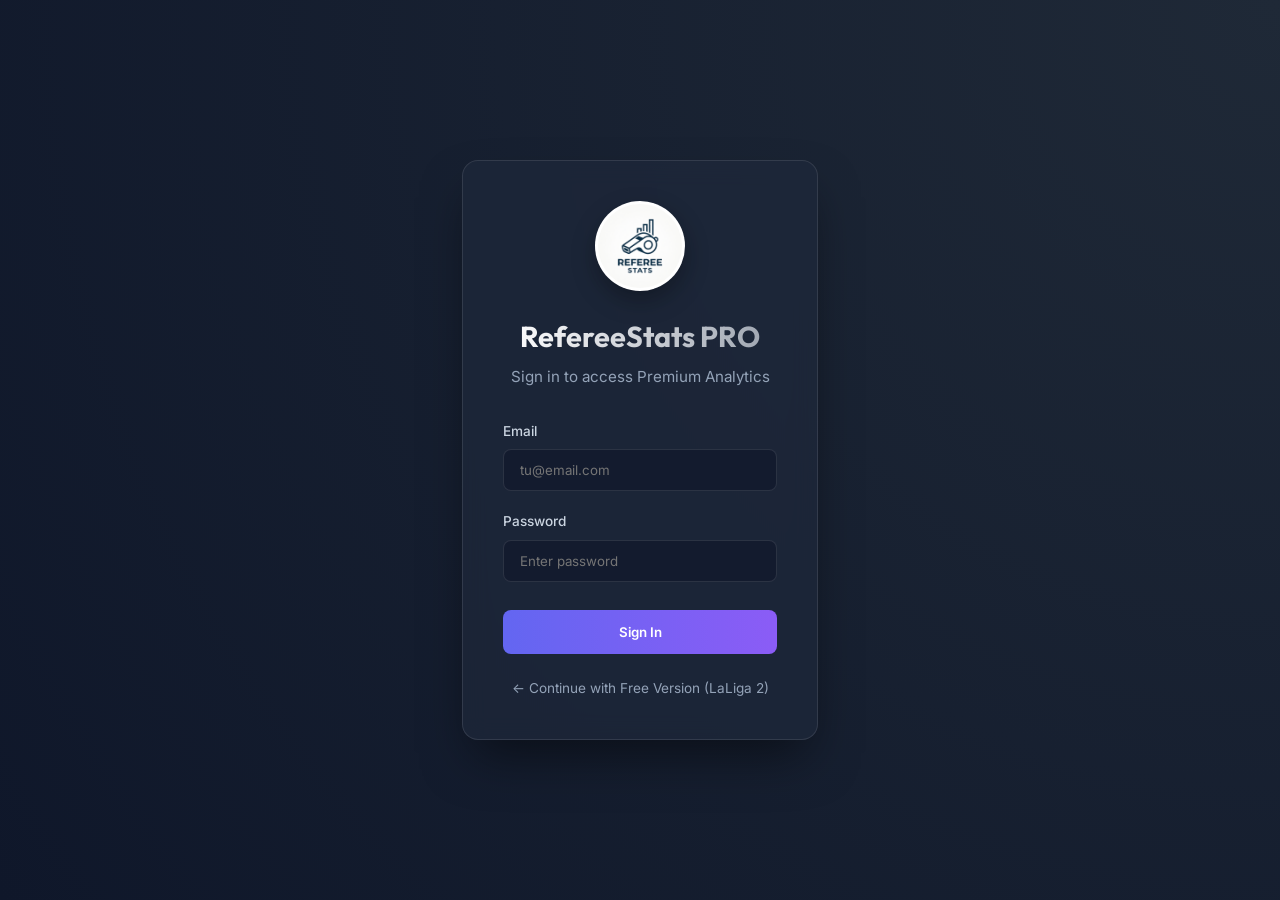
<file: src/RefereeStats.WebApi/wwwroot/login.html>
<!DOCTYPE html>
<html lang="en">
<head>
    <meta charset="UTF-8">
    <meta name="viewport" content="width=device-width, initial-scale=1.0">
    <title>Login - RefereeStats Premium</title>
    <link href="https://fonts.googleapis.com/css2?family=Inter:wght@300;400;500;600;700&family=Outfit:wght@400;500;600;700;800&display=swap" rel="stylesheet">
    <link rel="stylesheet" href="styles.css">
    <style>
        body {
            display: flex;
            align-items: center;
            justify-content: center;
            min-height: 100vh;
            background: radial-gradient(circle at top right, #1f2937, #0f172a);
            color: #fff;
            font-family: 'Inter', sans-serif;
            margin: 0;
            overflow: hidden;
        }

        /* Background glows */
        .glow-1 {
            position: absolute;
            width: 600px;
            height: 600px;
            background: radial-gradient(circle, rgba(99,102,241,0.15) 0%, rgba(0,0,0,0) 70%);
            top: -200px;
            right: -200px;
            z-index: 0;
            border-radius: 50%;
        }
        .glow-2 {
            position: absolute;
            width: 500px;
            height: 500px;
            background: radial-gradient(circle, rgba(236,72,153,0.1) 0%, rgba(0,0,0,0) 70%);
            bottom: -100px;
            left: -100px;
            z-index: 0;
            border-radius: 50%;
        }

        .login-wrapper {
            position: relative;
            z-index: 10;
            width: 100%;
            max-width: 420px;
            padding: 2rem;
            animation: fadeIn 0.5s ease-out;
        }

        @keyframes fadeIn {
            from { opacity: 0; transform: translateY(20px); }
            to { opacity: 1; transform: translateY(0); }
        }

        .glass-panel {
            background: rgba(30, 41, 59, 0.7);
            backdrop-filter: blur(12px);
            -webkit-backdrop-filter: blur(12px);
            border: 1px solid rgba(255, 255, 255, 0.1);
            border-radius: 16px;
            padding: 2.5rem;
            box-shadow: 0 25px 50px -12px rgba(0, 0, 0, 0.5);
            text-align: center;
        }

        /* Logo handling */
        .logo-container {
            width: 90px;
            height: 90px;
            margin: 0 auto 1.5rem;
            background-color: #ffffff; /* White background to match the logo */
            border-radius: 50%;
            display: flex;
            align-items: center;
            justify-content: center;
            overflow: hidden;
            box-shadow: 0 10px 25px rgba(0, 0, 0, 0.3);
            border: 3px solid rgba(255,255,255,0.2);
        }
        
        .logo-container img {
            width: 100%;
            height: 100%;
            object-fit: cover;
            /* Using mix-blend-mode inside the white container if needed, but standard rendering is fine since container is white */
        }

        h1 {
            font-family: 'Outfit', sans-serif;
            font-weight: 700;
            font-size: 1.8rem;
            margin: 0 0 0.5rem 0;
            background: linear-gradient(to right, #fff, #9ca3af);
            -webkit-background-clip: text;
            -webkit-text-fill-color: transparent;
        }

        p {
            color: #94a3b8;
            font-size: 0.95rem;
            margin-bottom: 2rem;
        }

        #premium-notice {
            display: none;
            background: rgba(234, 179, 8, 0.1);
            border: 1px solid rgba(234, 179, 8, 0.3);
            color: #fde047;
            padding: 0.75rem;
            border-radius: 8px;
            margin-bottom: 1.5rem;
            font-size: 0.9rem;
            font-weight: 500;
        }

        .input-group {
            margin-bottom: 1.25rem;
            text-align: left;
        }

        .input-group label {
            display: block;
            margin-bottom: 0.5rem;
            font-size: 0.85rem;
            font-weight: 500;
            color: #cbd5e1;
        }

        .input-group input {
            width: 100%;
            padding: 0.75rem 1rem;
            background: rgba(15, 23, 42, 0.6);
            border: 1px solid rgba(255, 255, 255, 0.1);
            border-radius: 8px;
            color: #fff;
            font-family: inherit;
            transition: all 0.2s;
            box-sizing: border-box;
        }

        .input-group input:focus {
            outline: none;
            border-color: #6366f1;
            box-shadow: 0 0 0 2px rgba(99, 102, 241, 0.2);
            background: rgba(15, 23, 42, 0.8);
        }

        .login-btn {
            width: 100%;
            padding: 0.875rem;
            background: linear-gradient(to right, #6366f1, #8b5cf6);
            color: #fff;
            border: none;
            border-radius: 8px;
            font-weight: 600;
            font-family: inherit;
            cursor: pointer;
            transition: transform 0.1s, box-shadow 0.2s;
            margin-top: 0.5rem;
        }

        .login-btn:hover {
            transform: translateY(-1px);
            box-shadow: 0 10px 20px -10px rgba(99, 102, 241, 0.5);
        }

        .login-btn:active {
            transform: translateY(1px);
        }

        #login-error {
            color: #ef4444;
            font-size: 0.85rem;
            margin-top: 1rem;
            display: none;
            background: rgba(239, 68, 68, 0.1);
            padding: 0.5rem;
            border-radius: 6px;
        }
        
        .freemium-link {
            display: inline-block;
            margin-top: 1.5rem;
            color: #94a3b8;
            text-decoration: none;
            font-size: 0.85rem;
            transition: color 0.2s;
        }
        .freemium-link:hover {
            color: #fff;
            text-decoration: underline;
        }
    </style>
</head>
<body>
    <div class="glow-1"></div>
    <div class="glow-2"></div>

    <div class="login-wrapper">
        <div class="glass-panel">
            <div class="logo-container">
                <img src="logo.png" alt="Referee Stats Logo" onerror="this.style.display='none'">
            </div>
            
            <h1>RefereeStats PRO</h1>
            <p id="login-subtitle">Sign in to access Premium Analytics</p>
            
            <div id="premium-notice">⭐️ Premium Feature. Please sign in to access this league.</div>

            <form id="login-form">
                <div class="input-group">
                    <label for="email">Email</label>
                    <input type="email" id="email" required placeholder="tu@email.com">
                </div>
                <div class="input-group">
                    <label for="password">Password</label>
                    <input type="password" id="password" required placeholder="Enter password">
                </div>
                <button type="submit" class="login-btn">Sign In</button>
                <div id="login-error"></div>
            </form>
            
            <a href="/index.html" class="freemium-link">← Continue with Free Version (LaLiga 2)</a>
        </div>
    </div>

    <script>
        // Basic i18n detection
        const userLang = navigator.language || navigator.userLanguage; 
        const isSpanish = userLang.startsWith('es');
        const isGerman = userLang.startsWith('de');

        if (isSpanish) {
            document.getElementById('login-subtitle').textContent = "Inicia sesión para Estadísticas Premium";
            document.querySelector('label[for="email"]').textContent = "Correo Electrónico";
            document.querySelector('label[for="password"]').textContent = "Contraseña";
            document.querySelector('.login-btn').textContent = "Ingresar";
            document.querySelector('.freemium-link').textContent = "← Continuar con Versión Gratuita (LaLiga 2)";
        } else if (isGerman) {
            document.getElementById('login-subtitle').textContent = "Melden Sie sich an für Premium Statistiken";
            document.querySelector('label[for="email"]').textContent = "E-Mail";
            document.querySelector('label[for="password"]').textContent = "Passwort";
            document.querySelector('.login-btn').textContent = "Anmelden";
            document.querySelector('.freemium-link').textContent = "← Weiter mit der kostenlosen Version (LaLiga 2)";
        }

        // Check if redirected because of premium access
        const urlParams = new URLSearchParams(window.location.search);
        if (urlParams.get('premium') === 'true') {
            const notice = document.getElementById('premium-notice');
            notice.style.display = 'block';
            if (isSpanish) notice.textContent = '⭐️ Función Premium. Inicia sesión para acceder a esta liga.';
            if (isGerman) notice.textContent = '⭐️ Premium-Funktion. Bitte melden Sie sich an, um auf diese Liga zuzugreifen.';
        }

        document.getElementById('login-form').addEventListener('submit', async (e) => {
            e.preventDefault();
            const email = document.getElementById('email').value;
            const password = document.getElementById('password').value;
            const errorDiv = document.getElementById('login-error');
            const btn = document.querySelector('.login-btn');

            btn.textContent = isSpanish ? 'Iniciando...' : (isGerman ? 'Anmelden...' : 'Signing in...');
            errorDiv.style.display = 'none';

            try {
                const res = await fetch('/api/v1/auth/login', {
                    method: 'POST',
                    headers: { 'Content-Type': 'application/json' },
                    body: JSON.stringify({ email, password })
                });

                if (!res.ok) {
                    throw new Error('Invalid credentials');
                }

                const data = await res.json();
                sessionStorage.setItem('jwt_token', data.token);
                // Return to dashboard without query params
                window.location.href = '/index.html';
            } catch (err) {
                errorDiv.textContent = isSpanish ? 'Correo o contraseña incorrectos.' : (isGerman ? 'Ungültige E-Mail oder Passwort.' : 'Invalid email or password.');
                errorDiv.style.display = 'block';
                btn.textContent = isSpanish ? 'Ingresar' : (isGerman ? 'Anmelden' : 'Sign In');
            }
        });
    </script>
</body>
</html>
</file>
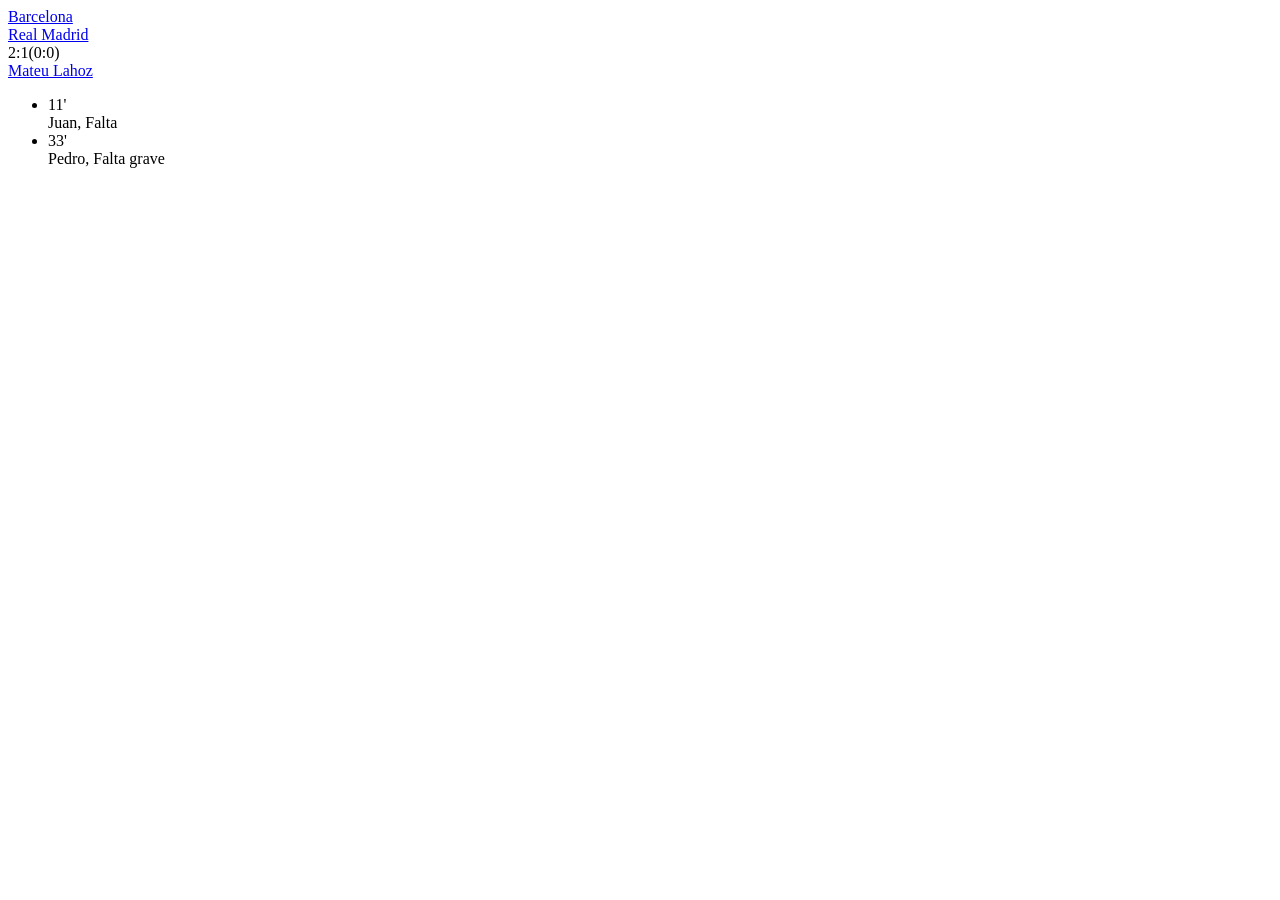
<file: tests/RefereeStats.Core.Tests/Fixtures/granular-match-detail.html>
<!DOCTYPE html>
<html>
<head>
  <title>Granular Match Report</title>
  <meta name="description" content="Match details on 26/05/2025." />
</head>
<body>
<div id="main">
  <div class="sb-heim"><a class="sb-vereinslink" href="/barcelona/startseite/verein/131">Barcelona</a></div>
  <div class="sb-gast"><a class="sb-vereinslink" href="/real-madrid/startseite/verein/418">Real Madrid</a></div>
  <div class="sb-endstand">2:1(0:0)</div>
  <a href="/mateu-lahoz/profil/schiedsrichter/98765">Mateu Lahoz</a>
  
  <div id="sb-karten">
    <ul>
      <li class="sb-aktion-heim">
        <div class="sb-aktion-uhr"><span class="sb-sprite-uhr-klein" style="background-position: -36px -36px;">11'</span></div>
        <div class="sb-aktion-spielstand"><span class="sb-sprite sb-gelb"></span></div>
        <div class="sb-aktion-aktion">Juan, Falta</div>
      </li>
      <li class="sb-aktion-gast">
        <div class="sb-aktion-uhr"><span class="sb-sprite-uhr-klein" style="background-position: -72px -108px;">33'</span></div>
        <div class="sb-aktion-spielstand"><span class="sb-sprite sb-rot"></span></div>
        <div class="sb-aktion-aktion">Pedro, Falta grave</div>
      </li>
    </ul>
  </div>
</div>
</body>
</html>
</file>
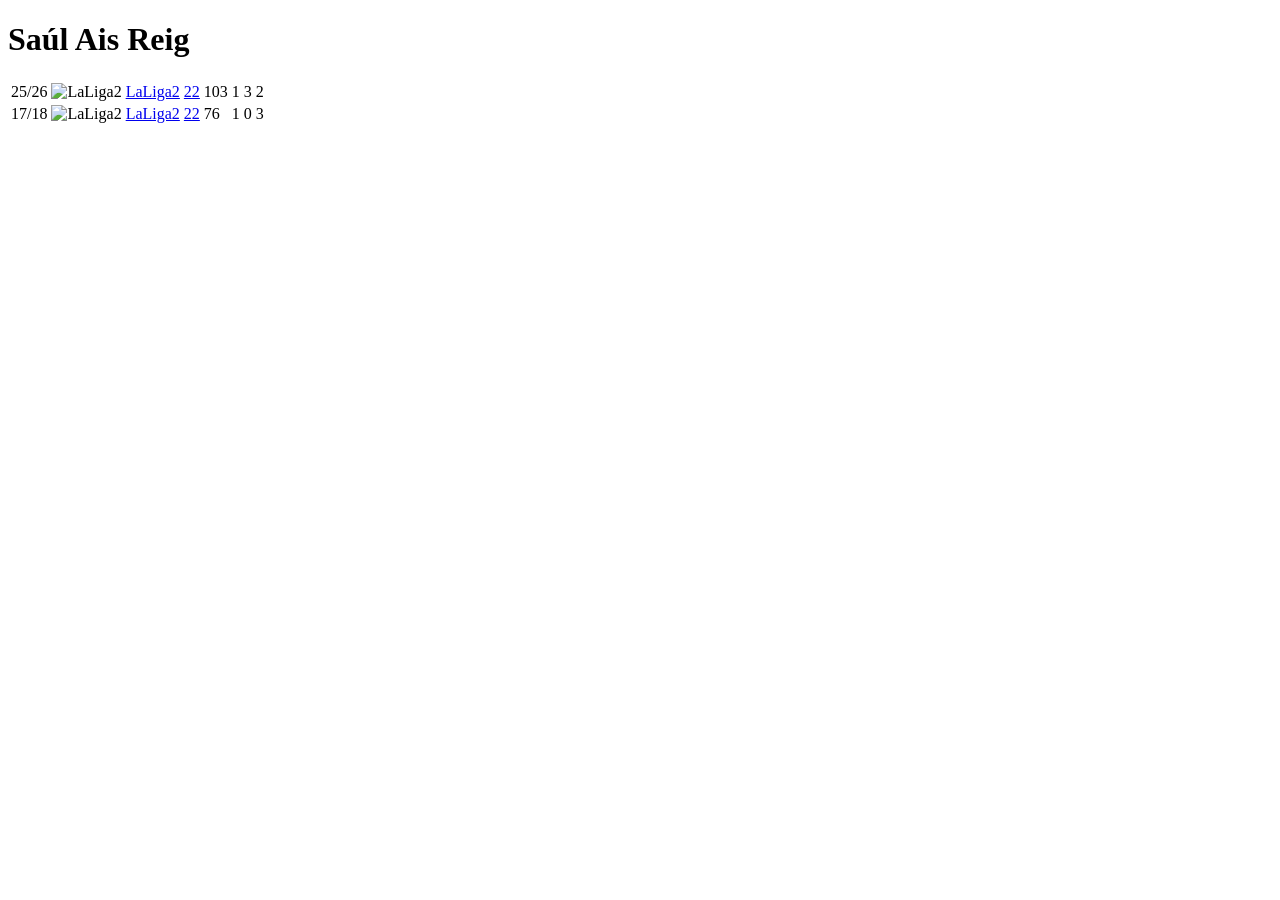
<file: tests/RefereeStats.Core.Tests/Fixtures/referee-competition-history-valid.html>
<!DOCTYPE html>
<html>
<head><title>Saúl Ais Reig - LaLiga2</title></head>
<body>
<div id="main">
  <header class="data-header">
    <h1 class="data-header__headline-wrapper">
      Saúl <strong>Ais Reig</strong>
    </h1>
  </header>

  <div class="responsive-table">
    <table class="items">
      <tbody>
        <tr class="odd">
          <td class="zentriert">25/26</td>
          <td class="zentriert no-border-rechts"><img alt="LaLiga2" /></td>
          <td class="hauptlink no-border-links"><a href="/laliga2/startseite/wettbewerb/ES2">LaLiga2</a></td>
          <td class="zentriert"><a href="#" title="22">22</a></td>
          <td class="zentriert">103</td>
          <td class="zentriert">1</td>
          <td class="zentriert">3</td>
          <td class="zentriert">2</td>
        </tr>
        <tr class="even">
          <td class="zentriert">17/18</td>
          <td class="zentriert no-border-rechts"><img alt="LaLiga2" /></td>
          <td class="hauptlink no-border-links"><a href="/laliga2/startseite/wettbewerb/ES2">LaLiga2</a></td>
          <td class="zentriert"><a href="#" title="22">22</a></td>
          <td class="zentriert">76</td>
          <td class="zentriert">1</td>
          <td class="zentriert">0</td>
          <td class="zentriert">3</td>
        </tr>
      </tbody>
    </table>
  </div>
</div>
</body>
</html>
</file>
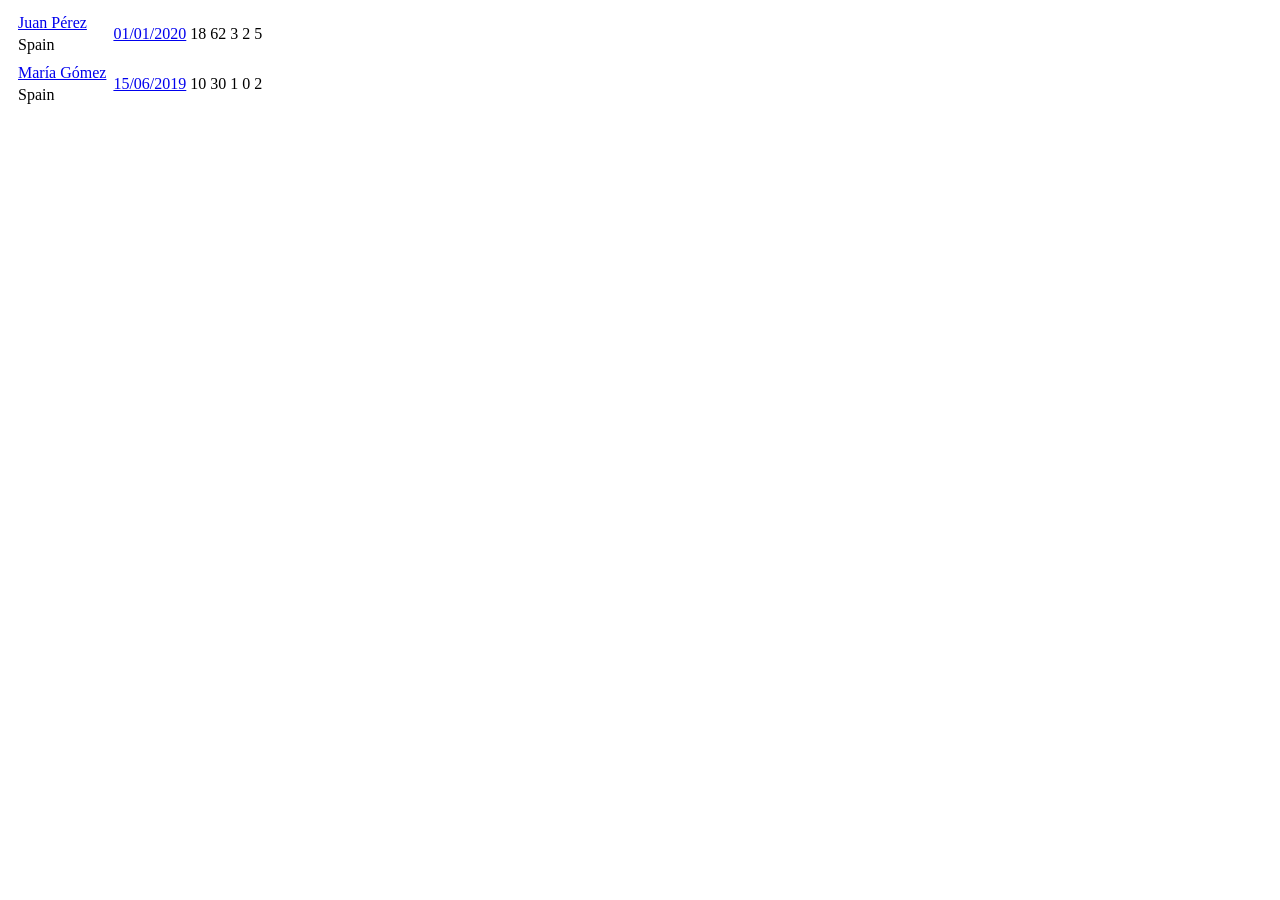
<file: tests/RefereeStats.Core.Tests/Fixtures/referee-list-valid.html>
<!DOCTYPE html>
<html>
<head><title>Schiedsrichter - LaLiga2</title></head>
<body>
<div id="main">
  <table class="items">
    <tbody>
      <!-- Real structure: inline-table + date + stats(5 cols) -->
      <tr class="odd">
        <td class="">
          <table class="inline-table">
            <tr><td rowspan="2"><img /></td><td class="hauptlink"><a href="/juan-perez/profil/schiedsrichter/12345">Juan Pérez</a></td></tr>
            <tr><td>Spain</td></tr>
          </table>
        </td>
        <td class="zentriert"><a href="#">01/01/2020</a></td>
        <td class="zentriert hauptlink"><a>18</a></td>
        <td class="zentriert">62</td>
        <td class="zentriert">3</td>
        <td class="zentriert">2</td>
        <td class="zentriert">5</td>
      </tr>
      <tr class="even">
        <td class="">
          <table class="inline-table">
            <tr><td rowspan="2"><img /></td><td class="hauptlink"><a href="/maria-gomez/profil/schiedsrichter/67890">María Gómez</a></td></tr>
            <tr><td>Spain</td></tr>
          </table>
        </td>
        <td class="zentriert"><a href="#">15/06/2019</a></td>
        <td class="zentriert hauptlink"><a>10</a></td>
        <td class="zentriert">30</td>
        <td class="zentriert">1</td>
        <td class="zentriert">0</td>
        <td class="zentriert">2</td>
      </tr>
    </tbody>
  </table>
</div>
</body>
</html>
</file>
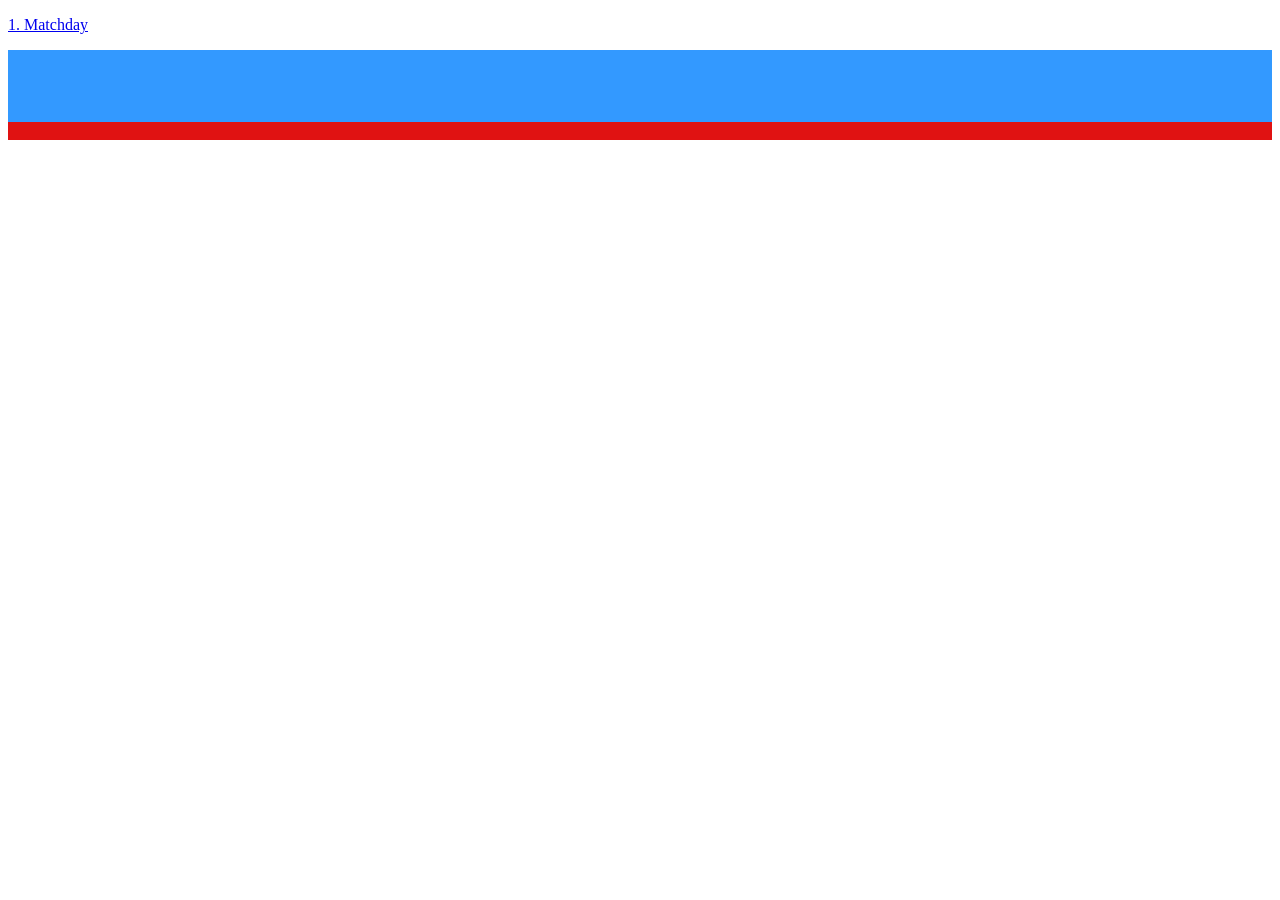
<file: tests/RefereeStats.Core.Tests/Fixtures/referee-match-detail.html>
<!DOCTYPE html>
<html>
<head>
<title>Match Report - Home 2:1 Away</title>
<meta name="description" content="This is the match sheet of the LaLiga2 game between Home and Away on 26/05/2025." />
</head>
<body>
<div id="main">
  <p class="sb-datum hide-for-small">
    <a href="/jumplist/spieltag/wettbewerb/ES2/saison_id/2025/spieltag/1">1. Matchday</a>
  </p>

  <!-- Home team timeline (real class is "sb-leiste-heim", not "sb-leiste-heimat") -->
  <div class="sb-leiste-heim" style="background-color: #3399FF;">
    <div class="sb-leiste-ereignis" style="left: 10%;"><span class="sb-sprite sb-wechsel">&nbsp;</span></div>
    <div class="sb-leiste-ereignis" style="left: 16.666666666667%;"><span class="sb-sprite sb-gelb">&nbsp;</span></div>
    <div class="sb-leiste-ereignis" style="left: 60%;"><span class="sb-sprite sb-gelb">&nbsp;</span></div>
    <div class="sb-leiste-ereignis" style="left: 85%;"><span class="sb-sprite sb-rot">&nbsp;</span></div>
  </div>

  <!-- Away team timeline -->
  <div class="sb-leiste-gast" style="background-color: #e01212;">
    <div class="sb-leiste-ereignis" style="left: 50%;"><span class="sb-sprite sb-gelb">&nbsp;</span></div>
  </div>
</div>
</body>
</html>
</file>
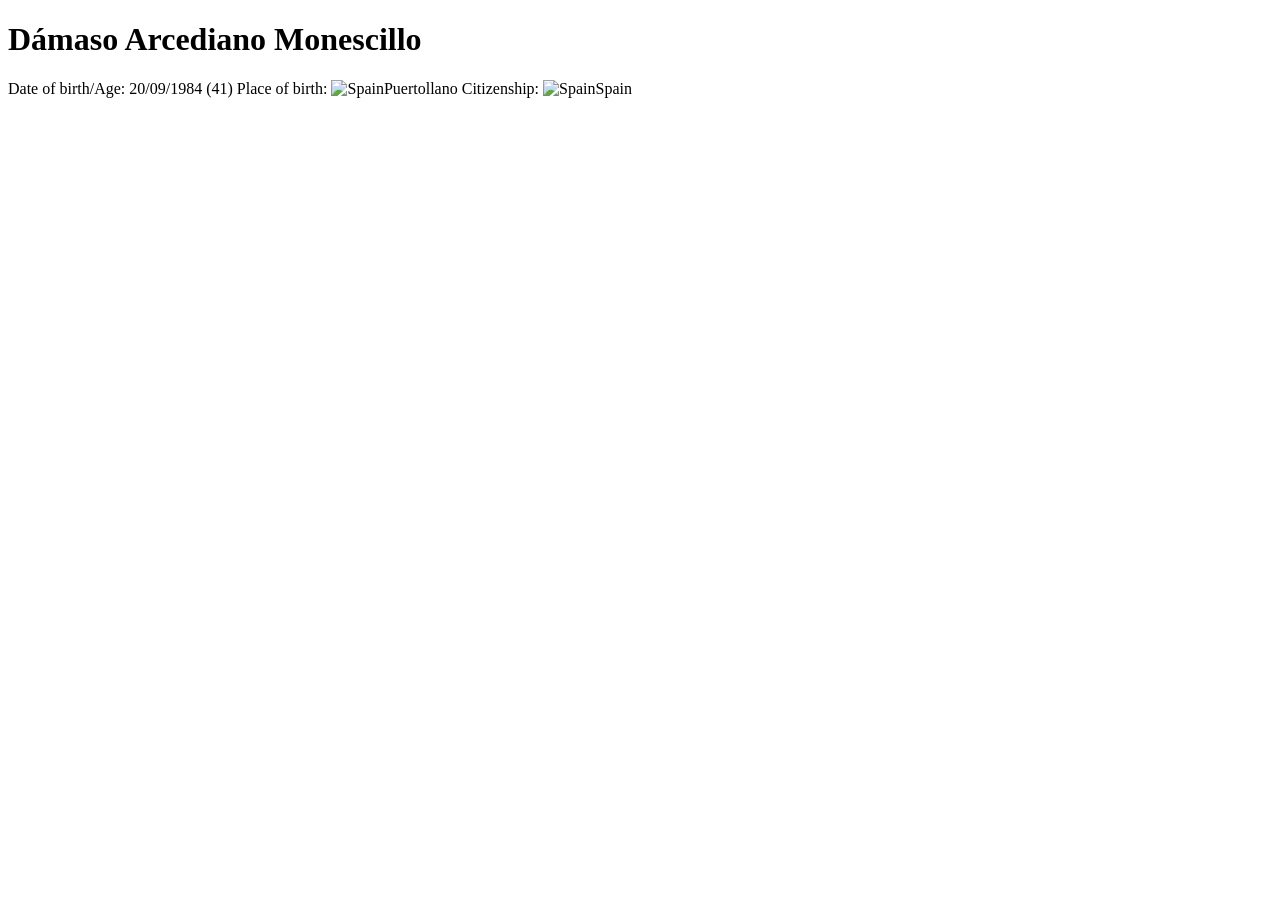
<file: tests/RefereeStats.Core.Tests/Fixtures/referee-profile-valid.html>
<!DOCTYPE html>
<html>
<head><title>Dámaso Arcediano Monescillo - Profile</title></head>
<body>
<div id="main">
  <header class="data-header">
    <h1 class="data-header__headline-wrapper">
      Dámaso <strong>Arcediano Monescillo</strong>
    </h1>
  </header>

  <div class="info-table info-table--equal-space">
    <span class="info-table__content info-table__content--regular">Date of birth/Age:</span>
    <span class="info-table__content info-table__content--bold">20/09/1984 (41)</span>
    <span class="info-table__content info-table__content--regular">Place of birth:</span>
    <span class="info-table__content info-table__content--bold"><img alt="Spain" />Puertollano</span>
    <span class="info-table__content info-table__content--regular">Citizenship:</span>
    <span class="info-table__content info-table__content--bold"><img alt="Spain" />Spain</span>
  </div>
</div>
</body>
</html>
</file>
<file: src/RefereeStats.WebApi/wwwroot/styles.css>
/* Professional SaaS Theme System */
:root {
    /* Base Colors - Light Theme (Default) */
    --bg-base: #f8fafc;
    --bg-card: #ffffff;
    --bg-input: #ffffff;
    --border-color: #e2e8f0;
    --border-hover: #cbd5e1;
    
    --color-text-main: #0f172a;
    --color-text-muted: #64748b;
    
    /* Primary Accent (Corporate Blue) */
    --accent-primary: #2563eb;
    --accent-primary-glow: rgba(37, 99, 235, 0.1);
    
    /* Semantic Colors */
    --color-yellow: #eab308;
    --color-orange: #f97316;
    --color-red: #ef4444;
    --color-green: #22c55e;
    --color-indigo: #6366f1;
    
    /* Typography */
    --font-header: 'Inter', system-ui, sans-serif;
    --font-body: 'Inter', system-ui, sans-serif;
    
    /* Effects */
    --shadow-sm: 0 1px 2px 0 rgb(0 0 0 / 0.05);
    --shadow-md: 0 4px 6px -1px rgb(0 0 0 / 0.1), 0 2px 4px -2px rgb(0 0 0 / 0.1);
    --shadow-lg: 0 10px 15px -3px rgb(0 0 0 / 0.1), 0 4px 6px -4px rgb(0 0 0 / 0.1);
    --radius-md: 8px;
    --radius-lg: 12px;
    
    --transition-smooth: all 0.2s ease-in-out;
}

[data-theme="dark"] {
    --bg-base: #0f172a;
    --bg-card: #1e293b;
    --bg-input: #0f172a;
    --border-color: #334155;
    --border-hover: #475569;
    
    --color-text-main: #f8fafc;
    --color-text-muted: #94a3b8;
    
    --accent-primary: #3b82f6;
    --accent-primary-glow: rgba(59, 130, 246, 0.15);
    
    --shadow-sm: 0 1px 2px 0 rgb(0 0 0 / 0.5);
    --shadow-md: 0 4px 6px -1px rgb(0 0 0 / 0.3);
    --shadow-lg: 0 10px 15px -3px rgb(0 0 0 / 0.3);
}

/* Global Reset & Base Styling */
* {
    box-sizing: border-box;
    margin: 0;
    padding: 0;
}

body {
    background-color: var(--bg-base);
    color: var(--color-text-main);
    font-family: var(--font-body);
    min-height: 100vh;
    position: relative;
    overflow-x: hidden;
    line-height: 1.5;
    transition: background-color 0.3s ease, color 0.3s ease;
}

/* Removed Ambient Background Glow entirely */
.glowglow, .glow-1, .glow-2 {
    display: none;
}

/* Layout Container */
.container {
    max-width: 1280px;
    margin: 0 auto;
    padding: 40px 24px;
}

/* Header */
header {
    margin-bottom: 32px;
    display: flex;
    justify-content: space-between;
    align-items: center;
    border-bottom: 1px solid var(--border-color);
    padding-bottom: 24px;
}

.header-brand {
    display: flex;
    flex-direction: column;
    gap: 4px;
}

.logo-area {
    display: flex;
    align-items: center;
    gap: 12px;
}

.logo-badge {
    background: var(--accent-primary);
    color: #fff;
    font-size: 0.75rem;
    font-weight: 700;
    padding: 4px 8px;
    border-radius: 4px;
    letter-spacing: 0.05em;
    font-family: var(--font-header);
    text-transform: uppercase;
}

header h1 {
    font-family: var(--font-header);
    font-weight: 700;
    font-size: 2rem;
    color: var(--color-text-main);
    letter-spacing: -0.02em;
}

.subtitle {
    color: var(--color-text-muted);
    font-size: 0.95rem;
    font-weight: 400;
}

.header-actions {
    display: flex;
    align-items: center;
    gap: 24px;
}

/* Glassmorphism replaced with Clean Cards */
.glass-panel {
    background: var(--bg-card);
    border: 1px solid var(--border-color);
    border-radius: var(--radius-lg);
    box-shadow: var(--shadow-sm);
    transition: var(--transition-smooth);
}

.glass-panel:hover {
    box-shadow: var(--shadow-md);
}

/* Control Selector Panel */
.controls-card {
    padding: 24px;
    display: flex;
    flex-wrap: wrap;
    align-items: flex-end;
    gap: 20px;
    margin-bottom: 32px;
}

.selector-group {
    display: flex;
    flex-grow: 1;
    flex-wrap: wrap;
    gap: 20px;
}

.control-box {
    display: flex;
    flex-direction: column;
    gap: 8px;
    flex: 1 1 200px;
}

.referee-box {
    flex: 2 1 300px;
}

.control-box label {
    font-size: 0.75rem;
    font-weight: 600;
    text-transform: uppercase;
    letter-spacing: 0.05em;
    color: var(--color-text-muted);
}

.control-box select, .control-box input {
    background: var(--bg-input);
    border: 1px solid var(--border-color);
    color: var(--color-text-main);
    padding: 10px 14px;
    border-radius: var(--radius-md);
    font-size: 0.95rem;
    font-family: var(--font-body);
    outline: none;
    transition: var(--transition-smooth);
    width: 100%;
    box-shadow: var(--shadow-sm);
}

.control-box select {
    cursor: pointer;
    appearance: none;
    background-image: url("data:image/svg+xml,%3Csvg xmlns='http://www.w3.org/2000/svg' width='16' height='16' viewBox='0 0 24 24' fill='none' stroke='%2364748b' stroke-width='2' stroke-linecap='round' stroke-linejoin='round'%3E%3Cpolyline points='6 9 12 15 18 9'%3E%3C/polyline%3E%3C/svg%3E");
    background-repeat: no-repeat;
    background-position: right 14px center;
    background-size: 16px;
}

.control-box select:focus:not(:disabled), .control-box input:focus {
    border-color: var(--accent-primary);
    box-shadow: 0 0 0 3px var(--accent-primary-glow);
}

.control-box select:disabled, .control-box input:disabled {
    opacity: 0.6;
    cursor: not-allowed;
    background: var(--bg-base);
}

/* Primary Action Button */
.btn-primary {
    background: var(--accent-primary);
    color: #fff;
    border: none;
    padding: 10px 20px;
    border-radius: var(--radius-md);
    font-size: 0.95rem;
    font-weight: 600;
    cursor: pointer;
    display: flex;
    align-items: center;
    justify-content: center;
    gap: 8px;
    font-family: var(--font-header);
    transition: var(--transition-smooth);
    box-shadow: var(--shadow-sm);
    height: 42px;
}

.btn-primary:hover:not(:disabled) {
    background: #1d4ed8;
    box-shadow: var(--shadow-md);
}

[data-theme="dark"] .btn-primary:hover:not(:disabled) {
    background: #60a5fa;
}

.btn-primary:disabled {
    opacity: 0.6;
    cursor: not-allowed;
}

/* Dashboard Grid Layout */
.dashboard-grid {
    display: grid;
    grid-template-columns: 350px 1fr;
    gap: 24px;
    align-items: start;
}

/* Side Column (Profile/Averages) */
.side-column {
    display: flex;
    flex-direction: column;
    gap: 24px;
}

.referee-profile-card, .team-stats-card {
    padding: 24px;
}

.profile-header {
    display: flex;
    align-items: center;
    gap: 16px;
    margin-bottom: 20px;
    border-bottom: 1px solid var(--border-color);
    padding-bottom: 16px;
}

.avatar-placeholder {
    width: 48px;
    height: 48px;
    border-radius: 50%;
    background: var(--accent-primary-glow);
    border: 1px solid var(--accent-primary);
    display: flex;
    align-items: center;
    justify-content: center;
    font-weight: 600;
    color: var(--accent-primary);
    font-family: var(--font-header);
    font-size: 1.1rem;
}

.profile-name-group h2 {
    font-family: var(--font-header);
    font-size: 1.25rem;
    font-weight: 700;
    line-height: 1.2;
    margin-bottom: 2px;
}

.profile-name-group p {
    color: var(--color-text-muted);
    font-size: 0.85rem;
}

.profile-details-list {
    display: flex;
    flex-direction: column;
    gap: 12px;
}

.detail-row {
    display: flex;
    justify-content: space-between;
    font-size: 0.9rem;
    padding: 8px 0;
    border-bottom: 1px dashed var(--border-color);
}
.detail-row:last-child {
    border-bottom: none;
}

.detail-label {
    color: var(--color-text-muted);
}

.detail-value {
    font-weight: 600;
}

/* Loading State animation */
@keyframes pulse {
    0%, 100% { opacity: 1; }
    50% { opacity: 0.5; }
}

.loading-state .avatar-placeholder,
.loading-state .profile-name-group h2,
.loading-state .detail-value {
    animation: pulse 1.5s infinite ease-in-out;
}

/* Aggregates Panel */
.aggregates-card {
    padding: 24px;
}

.aggregates-card h3 {
    font-family: var(--font-header);
    font-size: 1rem;
    margin-bottom: 16px;
    text-transform: uppercase;
    letter-spacing: 0.05em;
    color: var(--color-text-muted);
}

.aggregates-grid {
    display: grid;
    grid-template-columns: 1fr 1fr;
    gap: 16px;
}

.agg-item {
    background: var(--bg-base);
    border: 1px solid var(--border-color);
    padding: 16px;
    border-radius: var(--radius-md);
    display: flex;
    flex-direction: column;
    gap: 4px;
}

.agg-label {
    font-size: 0.75rem;
    font-weight: 600;
    color: var(--color-text-muted);
}

.agg-val {
    font-family: var(--font-header);
    font-size: 1.5rem;
    font-weight: 700;
    line-height: 1;
}

/* Color Coding Utility */
.text-yellow { color: var(--color-yellow); }
.text-orange { color: var(--color-orange); }
.text-red { color: var(--color-red); }
.text-indigo { color: var(--color-indigo); }
.text-green { color: var(--color-green); }

/* Main Column */
.main-column {
    display: flex;
    flex-direction: column;
    gap: 24px;
}

/* Home/Away Bias Panel */
.bias-card {
    padding: 24px;
}

.panel-header {
    display: flex;
    justify-content: space-between;
    align-items: center;
    margin-bottom: 4px;
}

.panel-header h3 {
    font-family: var(--font-header);
    font-size: 1.25rem;
    font-weight: 700;
}

.info-tag {
    background: var(--bg-base);
    border: 1px solid var(--border-color);
    color: var(--color-text-muted);
    font-size: 0.75rem;
    font-weight: 600;
    padding: 4px 10px;
    border-radius: 9999px;
}

.panel-desc {
    color: var(--color-text-muted);
    font-size: 0.85rem;
    margin-bottom: 24px;
}

/* Scale slider */
.bias-indicator-container {
    margin-bottom: 24px;
}

.bias-scale {
    height: 8px;
    background: linear-gradient(to right, var(--color-red) 0%, var(--border-color) 40%, var(--border-color) 60%, var(--accent-primary) 100%);
    border-radius: 9999px;
    position: relative;
    margin-bottom: 8px;
}

.bias-marker {
    position: absolute;
    width: 16px;
    height: 16px;
    border-radius: 50%;
    background: #fff;
    border: 2px solid var(--accent-primary);
    box-shadow: var(--shadow-sm);
    top: -4px;
    margin-left: -8px;
    transition: left 0.6s cubic-bezier(0.16, 1, 0.3, 1);
}

.bias-labels {
    display: flex;
    justify-content: space-between;
    font-size: 0.7rem;
    font-weight: 600;
    color: var(--color-text-muted);
    text-transform: uppercase;
}

/* Bias Stats Grid */
.bias-stats-grid {
    display: grid;
    grid-template-columns: repeat(4, 1fr);
    gap: 12px;
}

.bias-stat-box {
    background: var(--bg-base);
    border: 1px solid var(--border-color);
    padding: 12px;
    border-radius: var(--radius-md);
    text-align: center;
}

.bias-stat-name {
    font-size: 0.75rem;
    color: var(--color-text-muted);
    display: block;
    margin-bottom: 4px;
}

.bias-stat-value {
    font-family: var(--font-header);
    font-size: 1.25rem;
    font-weight: 700;
}

/* Match History Card */
.match-list-card {
    padding: 0; /* padding removed to make table flush */
    overflow: hidden;
}

.table-header {
    display: flex;
    justify-content: space-between;
    align-items: center;
    padding: 24px 24px 16px 24px;
}

.table-header h3 {
    font-family: var(--font-header);
    font-size: 1.25rem;
    font-weight: 700;
}

.matches-count-badge {
    background: var(--bg-base);
    color: var(--color-text-muted);
    font-size: 0.75rem;
    font-weight: 600;
    padding: 4px 8px;
    border-radius: 4px;
    border: 1px solid var(--border-color);
}

.table-wrapper {
    overflow-x: auto;
}

#matches-table, #leaderboard-table {
    width: 100%;
    border-collapse: collapse;
    font-size: 0.85rem;
    text-align: left;
}

#matches-table th, #leaderboard-table th {
    color: var(--color-text-muted);
    font-weight: 600;
    padding: 12px 24px;
    border-bottom: 1px solid var(--border-color);
    border-top: 1px solid var(--border-color);
    text-transform: uppercase;
    font-size: 0.75rem;
    letter-spacing: 0.05em;
    background: var(--bg-base);
}

#matches-table td, #leaderboard-table td {
    padding: 16px 24px;
    border-bottom: 1px solid var(--border-color);
}

#matches-table tbody tr:hover, #leaderboard-table tbody tr:hover {
    background: var(--bg-base);
}

.table-empty-state {
    text-align: center;
    color: var(--color-text-muted);
    padding: 48px 0 !important;
    font-style: italic;
}

/* Score cell badge */
.score-badge {
    background: var(--bg-base);
    border: 1px solid var(--border-color);
    padding: 4px 8px;
    border-radius: 4px;
    font-family: var(--font-header);
    font-weight: 700;
    display: inline-block;
    min-width: 48px;
    text-align: center;
}

/* Cards summary inline cells */
.cards-inline {
    display: flex;
    gap: 8px;
    align-items: center;
}

.card-pill {
    display: inline-flex;
    align-items: center;
    gap: 4px;
    font-size: 0.75rem;
    font-weight: 600;
    padding: 2px 6px;
    border-radius: 4px;
}

.pill-yellow { background: rgba(234, 179, 8, 0.1); color: #ca8a04; border: 1px solid rgba(234, 179, 8, 0.2); }
.pill-red { background: rgba(239, 68, 68, 0.1); color: #dc2626; border: 1px solid rgba(239, 68, 68, 0.2); }

[data-theme="dark"] .pill-yellow { color: #fde047; }
[data-theme="dark"] .pill-red { color: #fca5a5; }

/* Toast Notification */
.toast {
    position: fixed;
    bottom: 24px;
    right: 24px;
    background: #1e293b;
    border: 1px solid var(--border-color);
    color: #f8fafc;
    padding: 16px 24px;
    border-radius: var(--radius-md);
    box-shadow: var(--shadow-lg);
    z-index: 9999;
    font-weight: 500;
    font-size: 0.95rem;
    transform: translateY(0);
    transition: var(--transition-smooth);
}

.toast.hidden {
    opacity: 0;
    transform: translateY(100px);
    pointer-events: none;
}

/* Responsive Grid Adaptation */
@media (max-width: 900px) {
    .dashboard-grid {
        grid-template-columns: 1fr;
    }
    
    header {
        flex-direction: column;
        align-items: flex-start;
        gap: 16px;
    }
}

/* Animations */
@keyframes spin {
    from { transform: rotate(0deg); }
    to { transform: rotate(360deg); }
}
.spin-animation {
    animation: spin 1s linear infinite;
}

/* PREMIUM ANALYTICS UI STYLES */

.actions-group {
    display: flex;
    gap: 12px;
}

.btn-premium {
    background: #0f172a;
    color: #fff;
    border: 1px solid var(--border-color);
    padding: 10px 16px;
    border-radius: var(--radius-md);
    font-size: 0.9rem;
    font-weight: 600;
    cursor: pointer;
    display: flex;
    align-items: center;
    justify-content: center;
    gap: 8px;
    font-family: var(--font-header);
    transition: var(--transition-smooth);
    height: 42px;
}
.btn-premium:hover {
    background: #1e293b;
}

[data-theme="dark"] .btn-premium {
    background: #f8fafc;
    color: #0f172a;
}
[data-theme="dark"] .btn-premium:hover {
    background: #e2e8f0;
}

.btn-secondary {
    background: var(--bg-input);
    border: 1px solid var(--border-color);
    color: var(--color-text-main);
    padding: 8px 16px;
    border-radius: var(--radius-md);
    font-weight: 600;
    cursor: pointer;
    transition: var(--transition-smooth);
    font-family: var(--font-header);
}
.btn-secondary:hover {
    border-color: var(--accent-primary);
    background: var(--bg-base);
}
.btn-small {
    padding: 6px 12px;
    font-size: 0.8rem;
    height: auto;
}
.w-full { width: 100%; }
.hidden { display: none !important; }

/* Modals */
.modal {
    position: fixed;
    top: 0; left: 0; right: 0; bottom: 0;
    background: rgba(15, 23, 42, 0.6);
    display: flex;
    align-items: center;
    justify-content: center;
    z-index: 1000;
    backdrop-filter: blur(4px);
}
.modal-content {
    background: var(--bg-card);
    width: 90%;
    max-width: 800px;
    max-height: 90vh;
    padding: 32px;
    overflow-y: auto;
    position: relative;
    border-radius: var(--radius-lg);
    box-shadow: var(--shadow-lg);
    border: 1px solid var(--border-color);
}
.modal-header {
    display: flex;
    justify-content: space-between;
    align-items: center;
    margin-bottom: 24px;
}
.modal-header h2 {
    font-family: var(--font-header);
    font-size: 1.5rem;
}
.close-modal {
    background: none;
    border: none;
    color: var(--color-text-muted);
    font-size: 1.5rem;
    cursor: pointer;
    transition: color 0.2s;
    line-height: 1;
}
.close-modal:hover { color: var(--color-text-main); }

.modal-controls {
    display: flex;
    gap: 16px;
    align-items: center;
    margin-bottom: 24px;
    background: var(--bg-base);
    padding: 16px;
    border-radius: var(--radius-md);
    border: 1px solid var(--border-color);
}
.modal-controls label { font-weight: 600; font-size: 0.9rem; }
.modal-controls select {
    background: var(--bg-input);
    color: var(--color-text-main);
    border: 1px solid var(--border-color);
    padding: 8px 12px;
    border-radius: 4px;
    min-width: 200px;
}

.compare-grid {
    display: grid;
    grid-template-columns: 1fr 1fr;
    gap: 24px;
    margin-bottom: 24px;
}
.compare-col {
    background: var(--bg-base);
    padding: 24px;
    border-radius: var(--radius-md);
    border: 1px solid var(--border-color);
    text-align: center;
}
.compare-col h4 {
    font-family: var(--font-header);
    font-size: 1.25rem;
    margin-bottom: 16px;
    color: var(--accent-primary);
}
.compare-col p {
    font-size: 0.95rem;
    margin-bottom: 8px;
    color: var(--color-text-muted);
}
.compare-col span {
    font-weight: 700;
    color: var(--color-text-main);
}
.compare-highlights {
    background: var(--accent-primary-glow);
    border-left: 4px solid var(--accent-primary);
    padding: 16px;
    border-radius: 4px;
}
.compare-highlights h4 {
    margin-bottom: 8px;
    font-size: 1rem;
}
.compare-highlights ul {
    list-style-type: disc;
    padding-left: 20px;
    font-size: 0.9rem;
}
.compare-highlights li {
    margin-bottom: 4px;
}
/* Toggle Switch */
.toggle-box {
    display: flex;
    flex-direction: column;
    align-items: flex-end;
    gap: 0.25rem;
}

.toggle-label {
    font-size: 0.75rem;
    color: var(--color-text-muted);
    font-weight: 600;
    text-transform: uppercase;
}

.switch {
  position: relative;
  display: inline-block;
  width: 44px;
  height: 24px;
}

.switch input { 
  opacity: 0;
  width: 0;
  height: 0;
}

.slider {
  position: absolute;
  cursor: pointer;
  top: 0;
  left: 0;
  right: 0;
  bottom: 0;
  background-color: var(--border-color);
  transition: .4s;
  border-radius: 24px;
}

.slider:before {
  position: absolute;
  content: "";
  height: 18px;
  width: 18px;
  left: 3px;
  bottom: 3px;
  background-color: white;
  transition: .4s;
  border-radius: 50%;
  box-shadow: var(--shadow-sm);
}

input:checked + .slider {
  background-color: var(--accent-primary);
}

input:checked + .slider:before {
  transform: translateX(20px);
}

.slider.round {
  border-radius: 24px;
}

.slider.round:before {
  border-radius: 50%;
}

/* Header Controls & Custom Selectors */
.header-controls {
    display: flex;
    align-items: center;
    gap: 16px;
}

.custom-select-wrapper {
    margin-right: 15px;
}

.styled-select {
    appearance: none;
    background: var(--bg-input);
    border: 1px solid var(--border-color);
    color: var(--color-text-main);
    padding: 0.5rem 1rem;
    border-radius: 8px;
    font-size: 0.9rem;
    font-weight: 500;
    cursor: pointer;
    transition: all 0.2s;
    outline: none;
}

.styled-select:focus, .styled-select:hover {
    border-color: var(--accent-primary);
    box-shadow: 0 0 0 2px var(--accent-primary-glow);
}

.btn-logout {
    background: transparent;
    color: var(--color-red);
    border: 1px solid var(--color-red);
    padding: 0.4rem 0.75rem;
    border-radius: 8px;
    cursor: pointer;
    display: flex;
    align-items: center;
    justify-content: center;
    transition: all 0.2s;
}

.btn-logout:hover {
    background: var(--color-red);
    color: #fff;
}

/* Premium Modal CTA */
.modal-overlay {
    position: fixed;
    top: 0; left: 0; width: 100%; height: 100%;
    background: rgba(0,0,0,0.6);
    backdrop-filter: blur(4px);
    display: flex;
    justify-content: center;
    align-items: center;
    z-index: 9999;
    opacity: 1;
    transition: opacity 0.3s ease;
}

.modal-overlay.hidden {
    opacity: 0;
    pointer-events: none;
}

.modal-content.premium-cta {
    position: relative;
    max-width: 450px;
    width: 90%;
    padding: 2.5rem;
    text-align: center;
    border-top: 4px solid var(--accent-primary);
    overflow: visible;
}

.premium-badge {
    position: absolute;
    top: -15px;
    left: 50%;
    transform: translateX(-50%);
    background: linear-gradient(135deg, #f59e0b, #d97706);
    color: white;
    padding: 4px 16px;
    border-radius: 20px;
    font-weight: bold;
    font-size: 0.9rem;
    box-shadow: 0 4px 10px rgba(245, 158, 11, 0.4);
}

.premium-cta h2 {
    margin-bottom: 1rem;
    font-size: 1.8rem;
}

.pricing-box {
    margin: 1.5rem 0;
}
.pricing-box .price {
    font-size: 2.5rem;
    font-weight: 800;
    color: var(--accent-primary);
}
.pricing-box .period {
    font-size: 1.2rem;
    color: var(--color-text-muted);
}

.divider {
    display: flex;
    align-items: center;
    text-align: center;
    margin: 1rem 0;
    color: var(--color-text-muted);
}
.divider::before, .divider::after {
    content: '';
    flex: 1;
    border-bottom: 1px solid var(--border-color);
}
.divider span {
    padding: 0 10px;
}

.btn-close-modal {
    position: absolute;
    top: 15px; right: 15px;
    background: transparent;
    border: none;
    color: var(--color-text-muted);
    font-size: 1.5rem;
    cursor: pointer;
    transition: color 0.2s;
}
.btn-close-modal:hover {
    color: var(--color-text-main);
}

/* Tom Select overrides for light/dark themes */
.ts-control {
    background: var(--bg-input) !important;
    border: 1px solid var(--border-color) !important;
    border-radius: var(--radius-md) !important;
    color: var(--color-text-main) !important;
    padding: 10px 14px !important;
    min-height: 44px !important;
    box-shadow: none !important;
    font-family: var(--font-body) !important;
}
.ts-control input {
    color: var(--color-text-main) !important;
    font-family: var(--font-body) !important;
    padding: 0 !important;
    border: none !important;
    background: transparent !important;
    box-shadow: none !important;
    width: auto !important;
    margin: 0 !important;
}
.ts-control input:focus {
    border: none !important;
    box-shadow: none !important;
}
.ts-dropdown {
    background: var(--bg-input) !important;
    border: 1px solid var(--border-color) !important;
    border-radius: var(--radius-md) !important;
    color: var(--color-text-main) !important;
    box-shadow: var(--shadow-lg) !important;
    margin-top: 4px !important;
    font-family: var(--font-body) !important;
}
.ts-dropdown .option {
    padding: 8px 14px !important;
    transition: background 0.2s ease !important;
}
.ts-dropdown .option.active, .ts-dropdown .option:hover {
    background: var(--accent-primary-glow) !important;
    color: var(--accent-primary) !important;
}
.ts-dropdown .optgroup-header {
    background: var(--bg-card) !important;
    color: var(--color-text-muted) !important;
    font-weight: 600 !important;
    padding: 6px 14px !important;
    font-size: 0.85rem !important;
    border-bottom: 1px solid var(--border-color);
}
</file>
